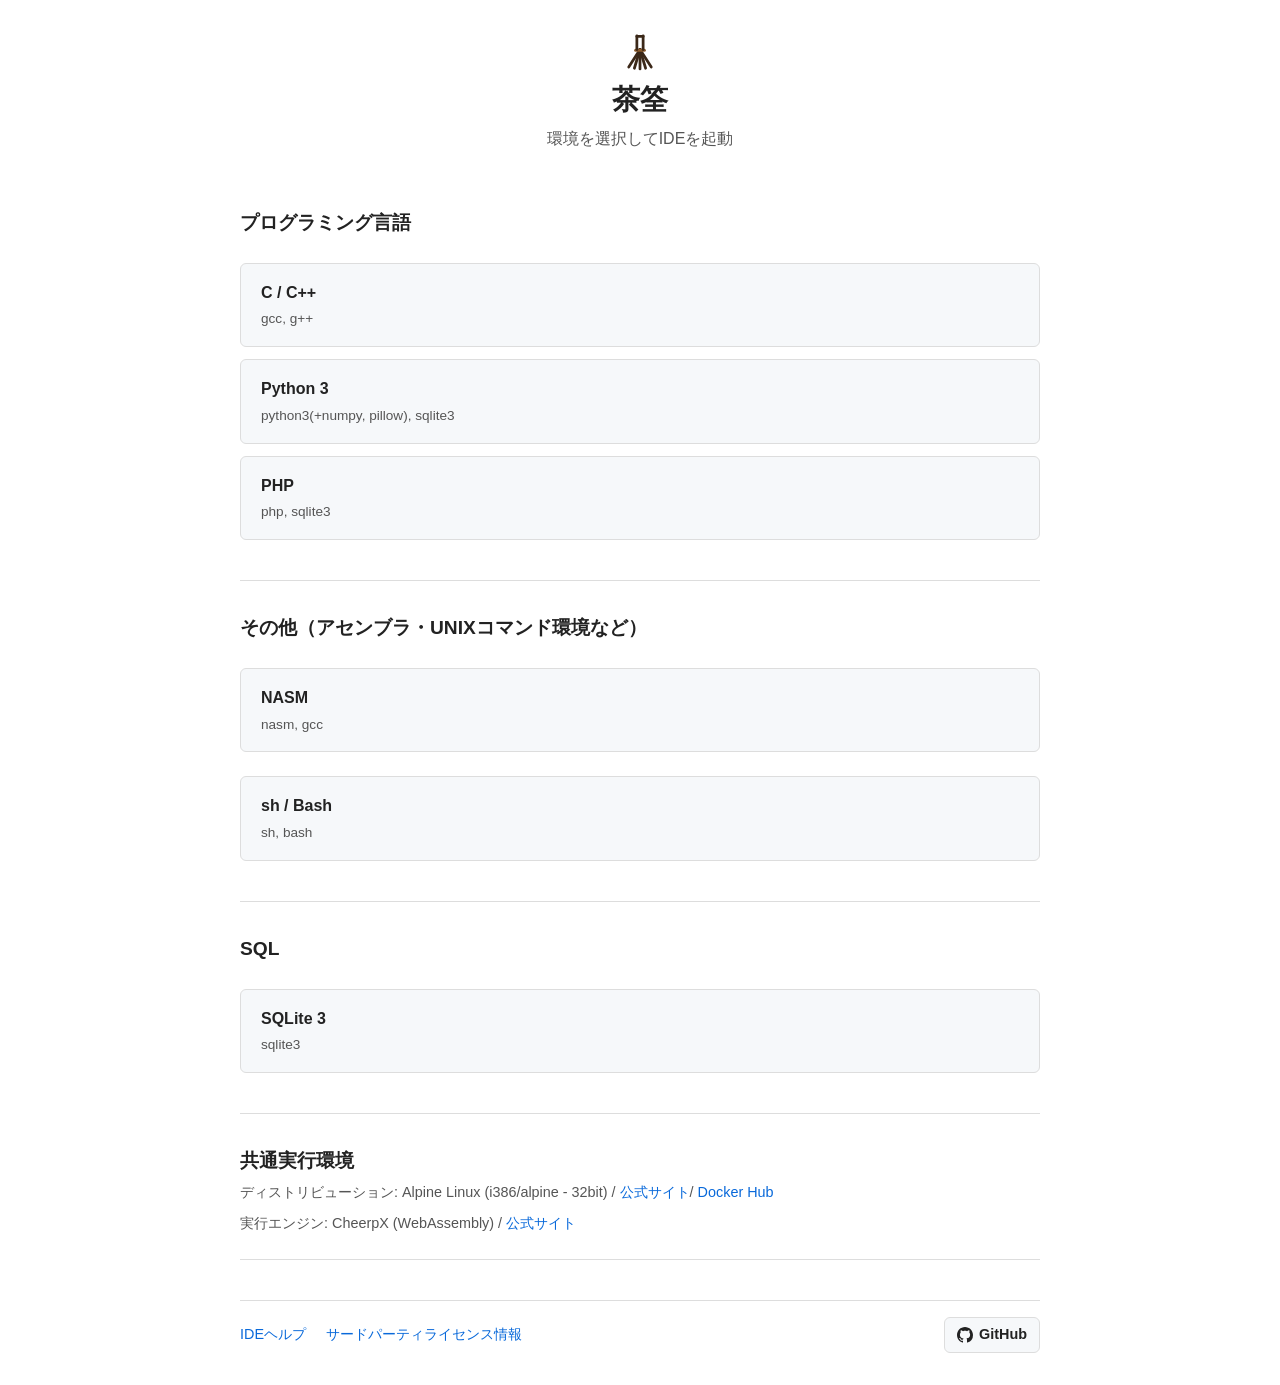
<file: html/index.html>
<!DOCTYPE html>
<html lang="ja">
	<head>
		<meta charset="UTF-8">
		<title>TOP | CHASEN</title>
		<meta name="description" content="静的ホスティング可能なWebIDE環境。">
		<link rel="stylesheet" href="./assets/css/documents.css">
		<link rel="icon" href="assets/img/main.svg" type="image/svg+xml">
	</head>
	<body>
		<h1 class="site-title">
			<img src="assets/img/main.svg" alt="" width="40" height="40" aria-hidden="true">
			<span>茶筌</span>
		</h1>
		<p class="lead-center">環境を選択してIDEを起動</p>

		<section>
			<h2>プログラミング言語</h2>
			<ul class="lang-list">
				<li>
					<a href="app.html?lang=c">
						C / C++
						<span class="lang-desc">gcc, g++</span>
					</a>
				</li>
				<li>
					<a href="app.html?lang=python">
						Python 3
						<span class="lang-desc">python3(+numpy, pillow), sqlite3</span>
					</a>
				</li>
				<li>
					<a href="app.html?lang=php">
						PHP
						<span class="lang-desc">php, sqlite3</span>
					</a>
				</li>
			</ul>
		</section>

		<section>
			<h2>その他（アセンブラ・UNIXコマンド環境など）</h2>
			<ul class="lang-list">
				<li>
					<a href="app.html?lang=nasm">
						NASM
						<span class="lang-desc">nasm, gcc</span>
					</a>
				</li>
			</ul>
			<ul class="lang-list">
				<li>
					<a href="app.html?lang=bash">
						sh / Bash
						<span class="lang-desc">sh, bash</span>
					</a>
				</li>
			</ul>
		</section>
		
		<section>
			<h2>SQL</h2>
			<ul class="lang-list">
				<li>
					<a href="app.html?lang=sqlite">
						SQLite 3
						<span class="lang-desc">sqlite3</span>
					</a>
				</li>
			</ul>
		</section>
		
		<section>
			<h2>共通実行環境</h2>
			<div class="meta">ディストリビューション: Alpine Linux (i386/alpine - 32bit) / <a href="https://alpinelinux.org/" target="_blank" rel="noopener noreferrer">公式サイト</a>/ <a href="https://hub.docker.com/r/i386/alpine/" target="_blank" rel="noopener noreferrer">Docker Hub</a></div>
			<div class="meta">実行エンジン: CheerpX (WebAssembly) / <a href="https://cheerpx.io/" target="_blank" rel="noopener noreferrer">公式サイト</a></div>
		</section>
		
		<footer>
			<div class="footer-row">
				<nav class="footer-links" aria-label="フッターリンク">
					<a href="help.html">IDEヘルプ</a>
					<a href="licenses.html">サードパーティライセンス情報</a>
				</nav>
				<a href="https://github.com/tiwao01/Chasen" target="_blank" rel="noopener noreferrer" class="github-link">
					<svg width="16" height="16" viewBox="0 0 16 16" fill="currentColor" aria-hidden="true">
						<path d="M8 0C3.58 0 0 3.58 0 8c0 3.54 2.29 6.53 5.47 7.59.4.07.55-.17.55-.38 0-.19-.01-.82-.01-1.49-2.01.37-2.53-.49-2.69-.94-.09-.23-.48-.94-.82-1.13-.28-.15-.68-.52-.01-.53.63-.01 1.08.58 1.23.82.72 1.21 1.87.87 2.33.66.07-.52.28-.87.51-1.07-1.78-.2-3.64-.89-3.64-3.95 0-.87.31-1.59.82-2.15-.08-.2-.36-1.02.08-2.12 0 0 .67-.21 2.2.82.64-.18 1.32-.27 2-.27.68 0 1.36.09 2 .27 1.53-1.04 2.2-.82 2.2-.82.44 1.1.16 1.92.08 2.12.51.56.82 1.27.82 2.15 0 3.07-1.87 3.75-3.65 3.95.29.25.54.73.54 1.48 0 1.07-.01 1.93-.01 2.2 0 .21.15.46.55.38A8.013 8.013 0 0016 8c0-4.42-3.58-8-8-8z"/>
					</svg>
					<span>GitHub</span>
				</a>
			</div>
		</footer>
	</body>
</html>
</file>
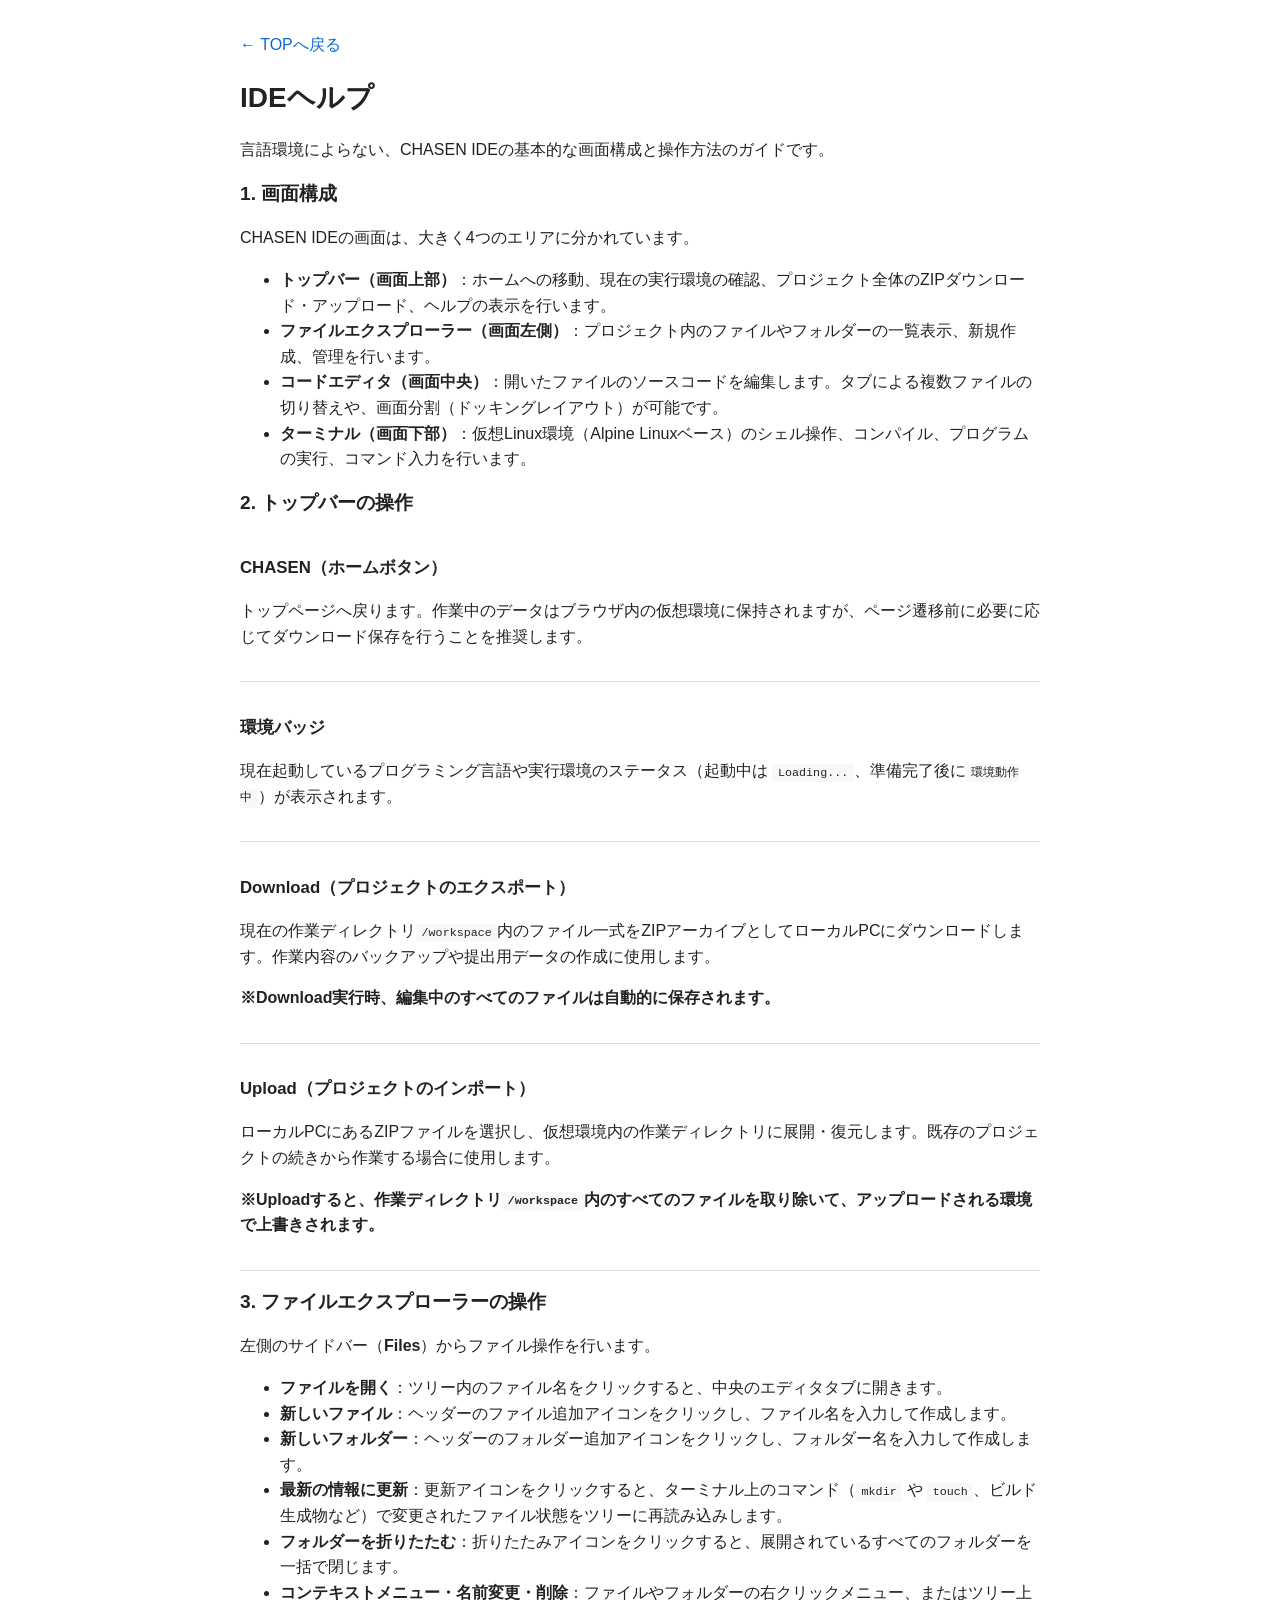
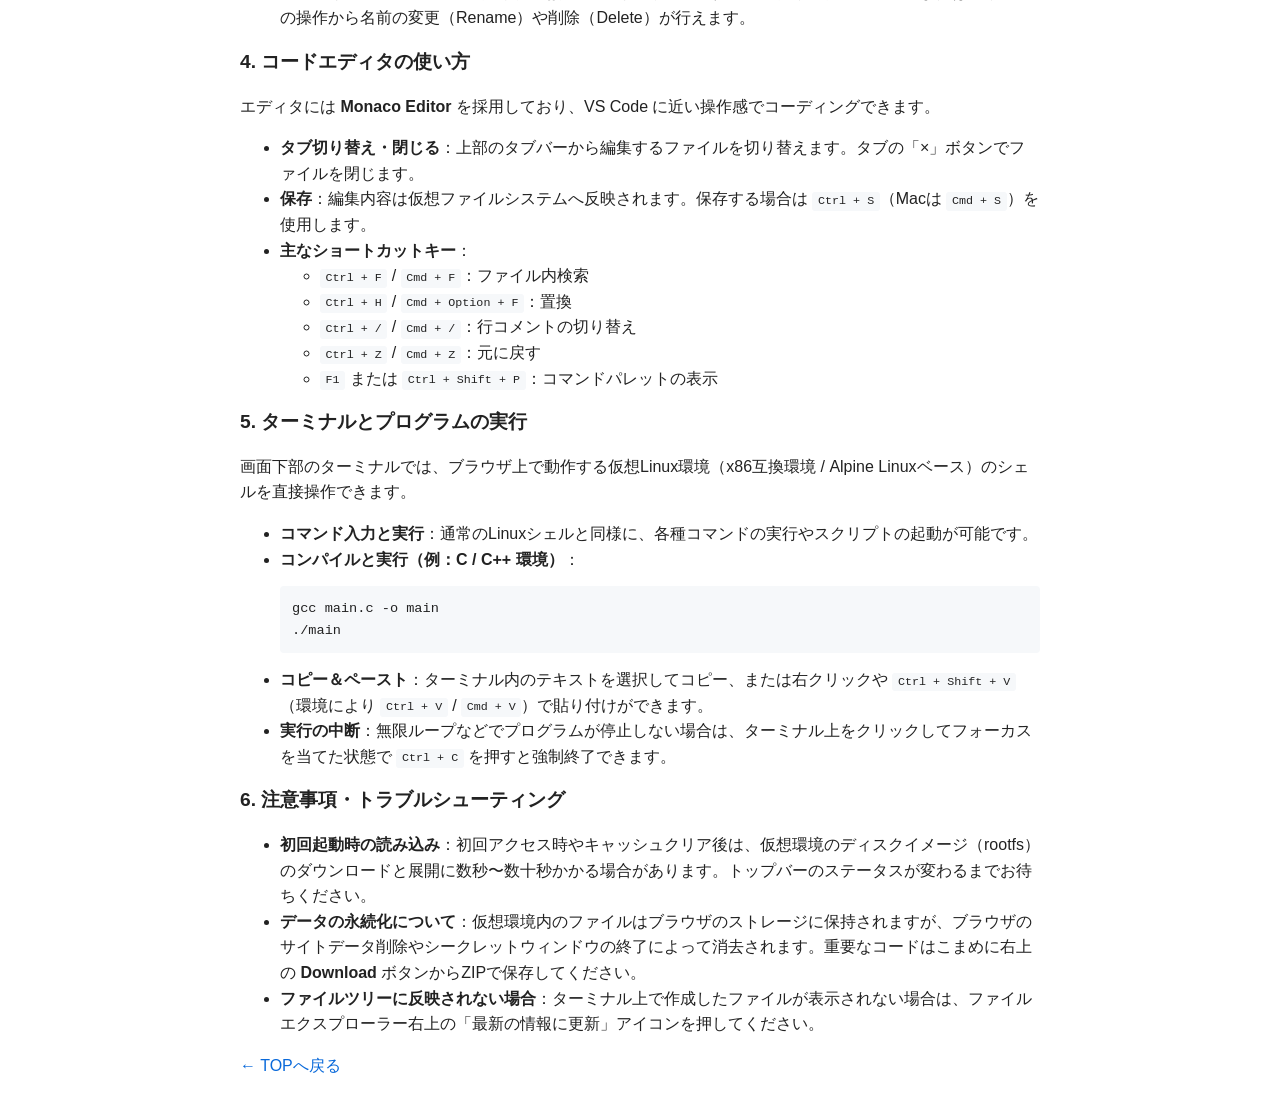
<file: html/help.html>
<!DOCTYPE html>
<html lang="ja">
	<head>
		<meta charset="UTF-8">
		<title>ヘルプ | CHASEN</title>
		<link rel="stylesheet" href="./assets/css/documents.css">
        <link rel="icon" href="assets/img/main.svg" type="image/svg+xml">
	</head>
	<body>
		<p><a href="index.html">← TOPへ戻る</a></p>
		<h1>IDEヘルプ</h1>
		<p>言語環境によらない、CHASEN IDEの基本的な画面構成と操作方法のガイドです。</p>

		<h2>1. 画面構成</h2>
		<p>CHASEN IDEの画面は、大きく4つのエリアに分かれています。</p>
		<ul>
			<li><strong>トップバー（画面上部）</strong>：ホームへの移動、現在の実行環境の確認、プロジェクト全体のZIPダウンロード・アップロード、ヘルプの表示を行います。</li>
			<li><strong>ファイルエクスプローラー（画面左側）</strong>：プロジェクト内のファイルやフォルダーの一覧表示、新規作成、管理を行います。</li>
			<li><strong>コードエディタ（画面中央）</strong>：開いたファイルのソースコードを編集します。タブによる複数ファイルの切り替えや、画面分割（ドッキングレイアウト）が可能です。</li>
			<li><strong>ターミナル（画面下部）</strong>：仮想Linux環境（Alpine Linuxベース）のシェル操作、コンパイル、プログラムの実行、コマンド入力を行います。</li>
		</ul>

		<h2>2. トップバーの操作</h2>
		<section>
			<h3>CHASEN（ホームボタン）</h3>
			<p>トップページへ戻ります。作業中のデータはブラウザ内の仮想環境に保持されますが、ページ遷移前に必要に応じてダウンロード保存を行うことを推奨します。</p>
		</section>
		<section>
			<h3>環境バッジ</h3>
			<p>現在起動しているプログラミング言語や実行環境のステータス（起動中は <code>Loading...</code>、準備完了後に<code>環境動作中</code>）が表示されます。</p>
		</section>
		<section>
			<h3>Download（プロジェクトのエクスポート）</h3>
			<p>現在の作業ディレクトリ<code>/workspace</code>内のファイル一式をZIPアーカイブとしてローカルPCにダウンロードします。作業内容のバックアップや提出用データの作成に使用します。</p>
            <p><strong>※Download実行時、編集中のすべてのファイルは自動的に保存されます。</strong></p>
		</section>
		<section>
			<h3>Upload（プロジェクトのインポート）</h3>
			<p>ローカルPCにあるZIPファイルを選択し、仮想環境内の作業ディレクトリに展開・復元します。既存のプロジェクトの続きから作業する場合に使用します。</p>
            <p><strong>※Uploadすると、作業ディレクトリ<code>/workspace</code>内のすべてのファイルを取り除いて、アップロードされる環境で上書きされます。</strong></p>
		</section>

		<h2>3. ファイルエクスプローラーの操作</h2>
		<p>左側のサイドバー（<strong>Files</strong>）からファイル操作を行います。</p>
		<ul>
			<li><strong>ファイルを開く</strong>：ツリー内のファイル名をクリックすると、中央のエディタタブに開きます。</li>
			<li><strong>新しいファイル</strong>：ヘッダーのファイル追加アイコンをクリックし、ファイル名を入力して作成します。</li>
			<li><strong>新しいフォルダー</strong>：ヘッダーのフォルダー追加アイコンをクリックし、フォルダー名を入力して作成します。</li>
			<li><strong>最新の情報に更新</strong>：更新アイコンをクリックすると、ターミナル上のコマンド（<code>mkdir</code> や <code>touch</code>、ビルド生成物など）で変更されたファイル状態をツリーに再読み込みします。</li>
			<li><strong>フォルダーを折りたたむ</strong>：折りたたみアイコンをクリックすると、展開されているすべてのフォルダーを一括で閉じます。</li>
			<li><strong>コンテキストメニュー・名前変更・削除</strong>：ファイルやフォルダーの右クリックメニュー、またはツリー上の操作から名前の変更（Rename）や削除（Delete）が行えます。</li>
		</ul>

		<h2>4. コードエディタの使い方</h2>
		<p>エディタには <strong>Monaco Editor</strong> を採用しており、VS Code に近い操作感でコーディングできます。</p>
		<ul>
			<li><strong>タブ切り替え・閉じる</strong>：上部のタブバーから編集するファイルを切り替えます。タブの「×」ボタンでファイルを閉じます。</li>
			<li><strong>保存</strong>：編集内容は仮想ファイルシステムへ反映されます。保存する場合は <code>Ctrl + S</code>（Macは <code>Cmd + S</code>）を使用します。</li>
			<li><strong>主なショートカットキー</strong>：
				<ul>
					<li><code>Ctrl + F</code> / <code>Cmd + F</code>：ファイル内検索</li>
					<li><code>Ctrl + H</code> / <code>Cmd + Option + F</code>：置換</li>
					<li><code>Ctrl + /</code> / <code>Cmd + /</code>：行コメントの切り替え</li>
					<li><code>Ctrl + Z</code> / <code>Cmd + Z</code>：元に戻す</li>
					<li><code>F1</code> または <code>Ctrl + Shift + P</code>：コマンドパレットの表示</li>
				</ul>
			</li>
		</ul>

		<h2>5. ターミナルとプログラムの実行</h2>
		<p>画面下部のターミナルでは、ブラウザ上で動作する仮想Linux環境（x86互換環境 / Alpine Linuxベース）のシェルを直接操作できます。</p>
		<ul>
			<li><strong>コマンド入力と実行</strong>：通常のLinuxシェルと同様に、各種コマンドの実行やスクリプトの起動が可能です。</li>
			<li><strong>コンパイルと実行（例：C / C++ 環境）</strong>：
				<pre>gcc main.c -o main
./main</pre>
			</li>
			<li><strong>コピー＆ペースト</strong>：ターミナル内のテキストを選択してコピー、または右クリックや <code>Ctrl + Shift + V</code>（環境により <code>Ctrl + V</code> / <code>Cmd + V</code>）で貼り付けができます。</li>
			<li><strong>実行の中断</strong>：無限ループなどでプログラムが停止しない場合は、ターミナル上をクリックしてフォーカスを当てた状態で <code>Ctrl + C</code> を押すと強制終了できます。</li>
		</ul>

		<h2>6. 注意事項・トラブルシューティング</h2>
		<ul>
			<li><strong>初回起動時の読み込み</strong>：初回アクセス時やキャッシュクリア後は、仮想環境のディスクイメージ（rootfs）のダウンロードと展開に数秒〜数十秒かかる場合があります。トップバーのステータスが変わるまでお待ちください。</li>
			<li><strong>データの永続化について</strong>：仮想環境内のファイルはブラウザのストレージに保持されますが、ブラウザのサイトデータ削除やシークレットウィンドウの終了によって消去されます。重要なコードはこまめに右上の <strong>Download</strong> ボタンからZIPで保存してください。</li>
			<li><strong>ファイルツリーに反映されない場合</strong>：ターミナル上で作成したファイルが表示されない場合は、ファイルエクスプローラー右上の「最新の情報に更新」アイコンを押してください。</li>
		</ul>

		<p><a href="index.html">← TOPへ戻る</a></p>
	</body>
</html>
</file>
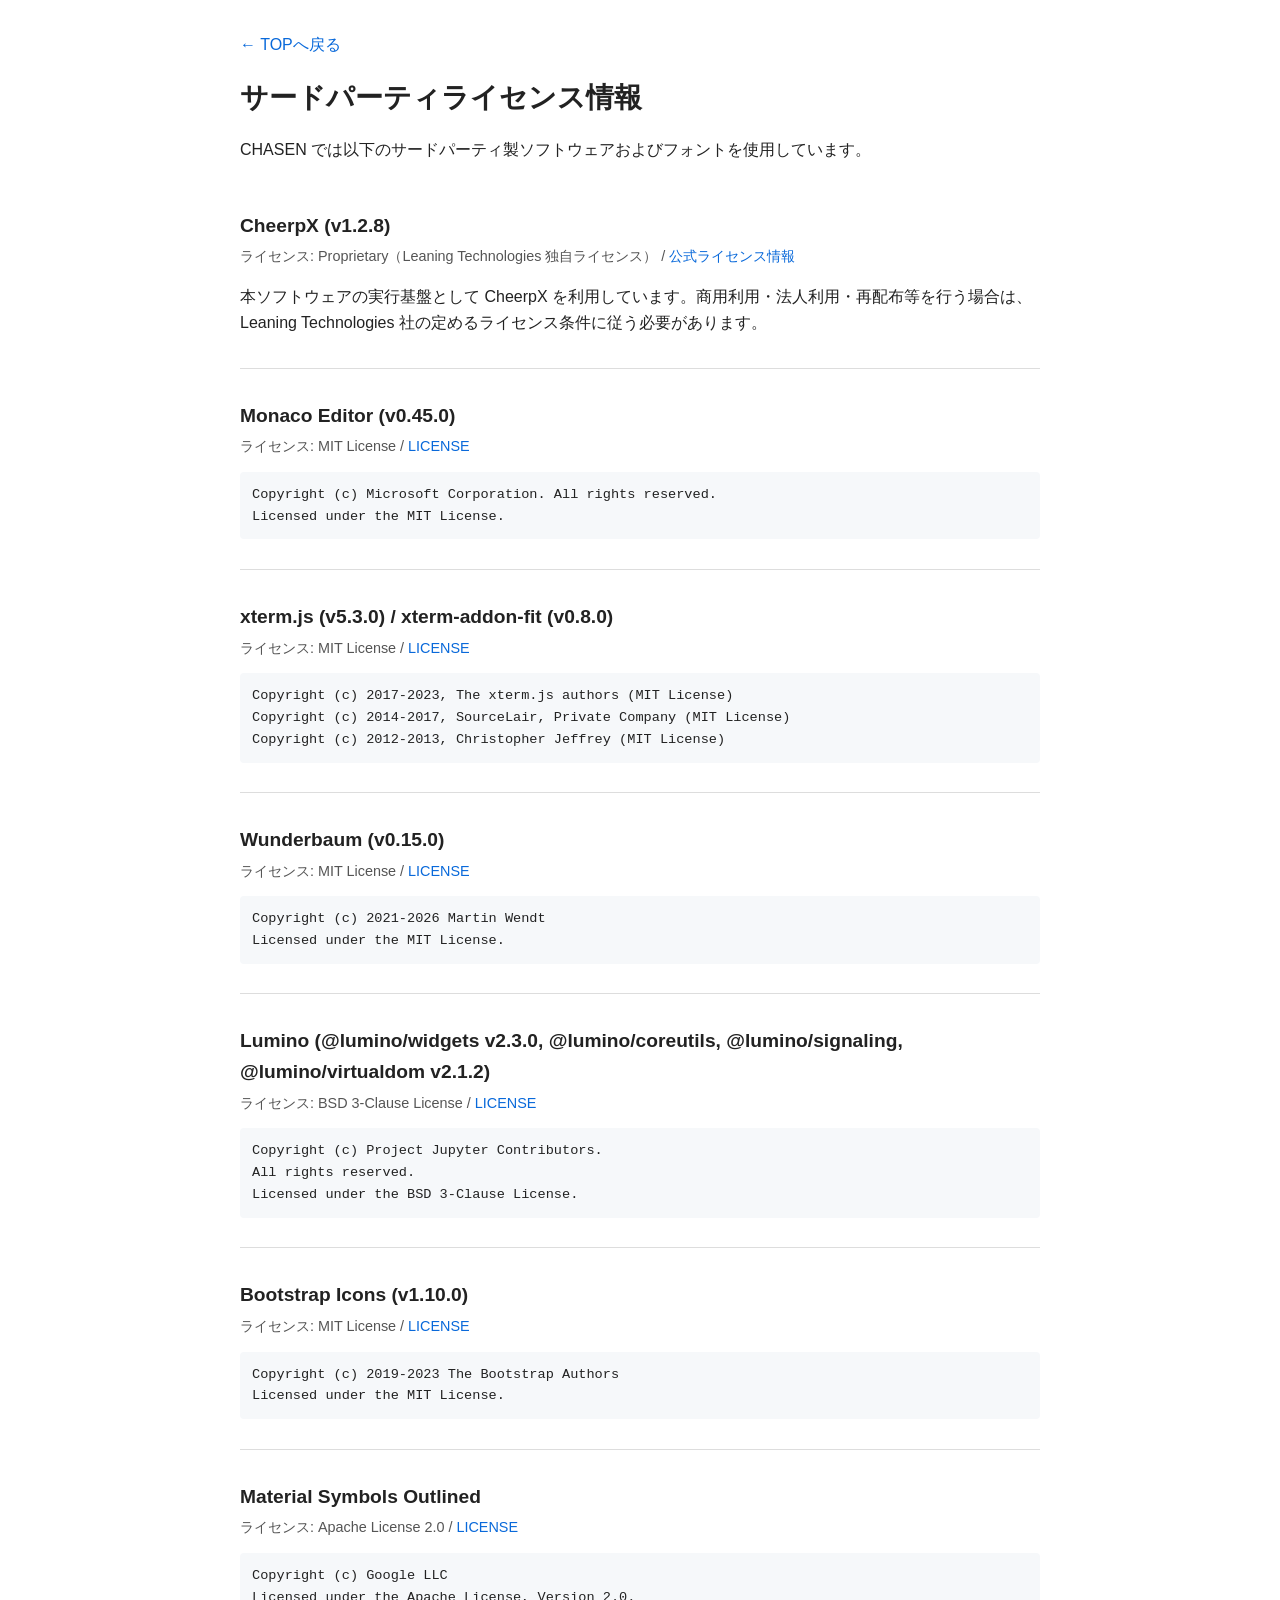
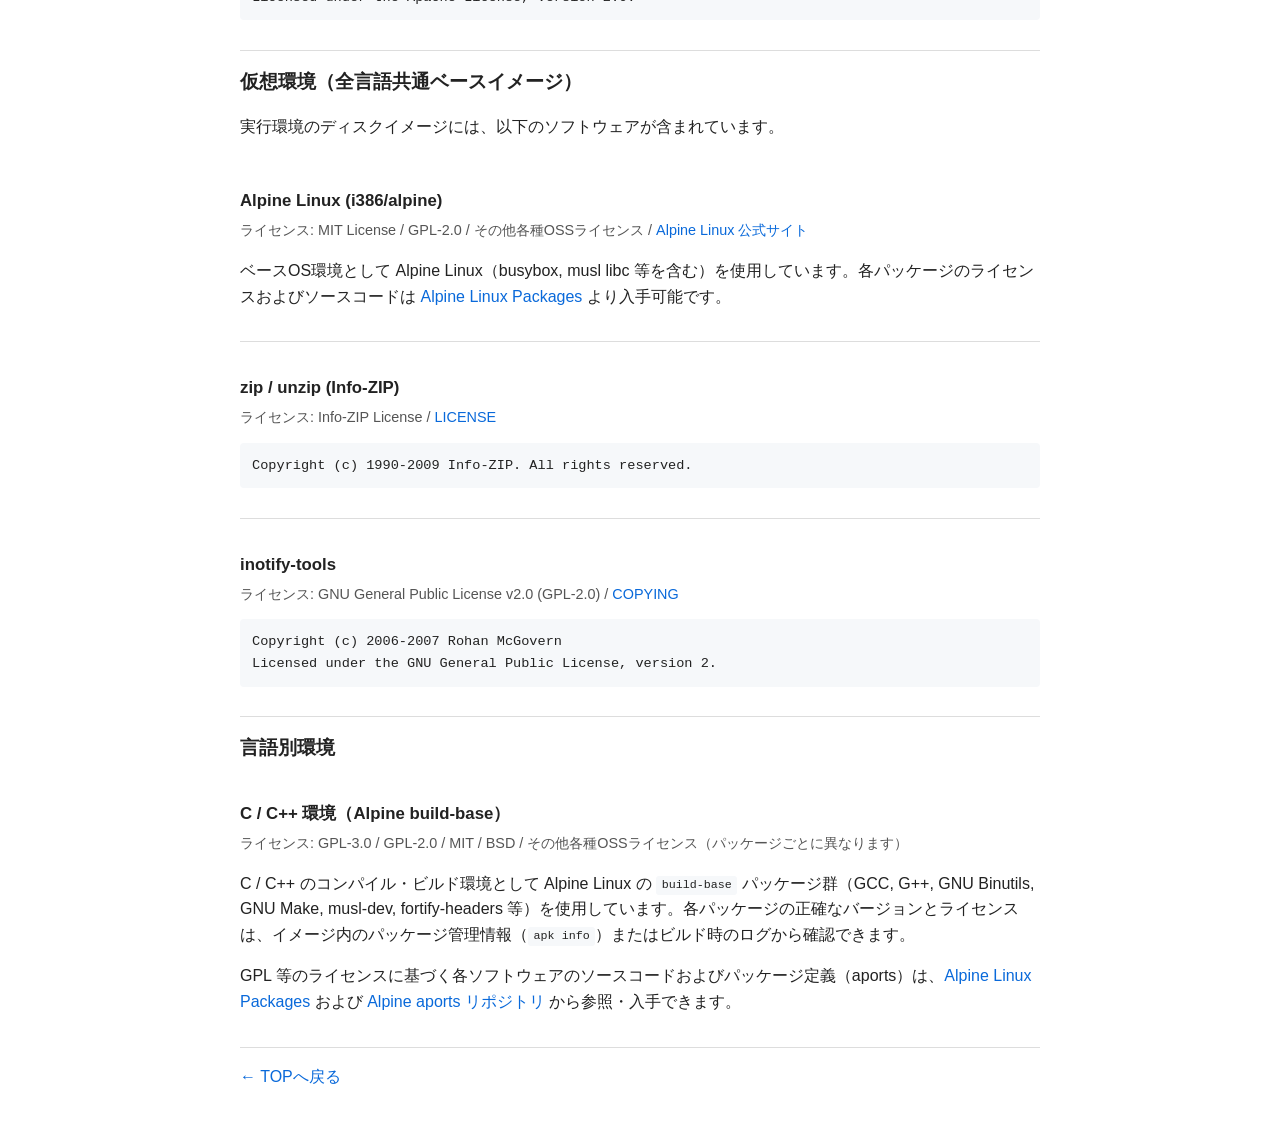
<file: html/licenses.html>
<!DOCTYPE html>
<html lang="ja">
	<head>
		<meta charset="UTF-8">
		<title>サードパーティライセンス | CHASEN</title>
		<link rel="stylesheet" href="./assets/css/documents.css">
		<link rel="icon" href="assets/img/main.svg" type="image/svg+xml">
	</head>
	<body>
		<p><a href="index.html">← TOPへ戻る</a></p>
		<h1>サードパーティライセンス情報</h1>
		<p>CHASEN では以下のサードパーティ製ソフトウェアおよびフォントを使用しています。</p>

		<section>
			<h2>CheerpX (v1.2.8)</h2>
			<div class="meta">ライセンス: Proprietary（Leaning Technologies 独自ライセンス） / <a href="https://cheerpx.io/licensing" target="_blank" rel="noopener noreferrer">公式ライセンス情報</a></div>
			<p>本ソフトウェアの実行基盤として CheerpX を利用しています。商用利用・法人利用・再配布等を行う場合は、Leaning Technologies 社の定めるライセンス条件に従う必要があります。</p>
		</section>

		<section>
			<h2>Monaco Editor (v0.45.0)</h2>
			<div class="meta">ライセンス: MIT License / <a href="https://github.com/microsoft/monaco-editor/blob/main/LICENSE.txt" target="_blank" rel="noopener noreferrer">LICENSE</a></div>
			<pre>Copyright (c) Microsoft Corporation. All rights reserved.
Licensed under the MIT License.</pre>
		</section>

		<section>
			<h2>xterm.js (v5.3.0) / xterm-addon-fit (v0.8.0)</h2>
			<div class="meta">ライセンス: MIT License / <a href="https://github.com/xtermjs/xterm.js/blob/master/LICENSE" target="_blank" rel="noopener noreferrer">LICENSE</a></div>
			<pre>Copyright (c) 2017-2023, The xterm.js authors (MIT License)
Copyright (c) 2014-2017, SourceLair, Private Company (MIT License)
Copyright (c) 2012-2013, Christopher Jeffrey (MIT License)</pre>
		</section>

		<section>
			<h2>Wunderbaum (v0.15.0)</h2>
			<div class="meta">ライセンス: MIT License / <a href="https://github.com/mar10/wunderbaum/blob/main/LICENSE" target="_blank" rel="noopener noreferrer">LICENSE</a></div>
			<pre>Copyright (c) 2021-2026 Martin Wendt
Licensed under the MIT License.</pre>
		</section>

		<section>
			<h2>Lumino (@lumino/widgets v2.3.0, @lumino/coreutils, @lumino/signaling, @lumino/virtualdom v2.1.2)</h2>
			<div class="meta">ライセンス: BSD 3-Clause License / <a href="https://github.com/jupyterlab/lumino/blob/main/LICENSE" target="_blank" rel="noopener noreferrer">LICENSE</a></div>
			<pre>Copyright (c) Project Jupyter Contributors.
All rights reserved.
Licensed under the BSD 3-Clause License.</pre>
		</section>

		<section>
			<h2>Bootstrap Icons (v1.10.0)</h2>
			<div class="meta">ライセンス: MIT License / <a href="https://github.com/twbs/icons/blob/main/LICENSE" target="_blank" rel="noopener noreferrer">LICENSE</a></div>
			<pre>Copyright (c) 2019-2023 The Bootstrap Authors
Licensed under the MIT License.</pre>
		</section>

		<section>
			<h2>Material Symbols Outlined</h2>
			<div class="meta">ライセンス: Apache License 2.0 / <a href="https://github.com/google/material-design-icons/blob/master/LICENSE" target="_blank" rel="noopener noreferrer">LICENSE</a></div>
			<pre>Copyright (c) Google LLC
Licensed under the Apache License, Version 2.0.</pre>
		</section>

		<h2>仮想環境（全言語共通ベースイメージ）</h2>
		<p>実行環境のディスクイメージには、以下のソフトウェアが含まれています。</p>

		<section>
			<h3>Alpine Linux (i386/alpine)</h3>
			<div class="meta">ライセンス: MIT License / GPL-2.0 / その他各種OSSライセンス / <a href="https://alpinelinux.org/" target="_blank" rel="noopener noreferrer">Alpine Linux 公式サイト</a></div>
			<p>ベースOS環境として Alpine Linux（busybox, musl libc 等を含む）を使用しています。各パッケージのライセンスおよびソースコードは <a href="https://pkgs.alpinelinux.org/packages" target="_blank" rel="noopener noreferrer">Alpine Linux Packages</a> より入手可能です。</p>
		</section>

		<section>
			<h3>zip / unzip (Info-ZIP)</h3>
			<div class="meta">ライセンス: Info-ZIP License / <a href="https://infozip.sourceforge.net/license.html" target="_blank" rel="noopener noreferrer">LICENSE</a></div>
			<pre>Copyright (c) 1990-2009 Info-ZIP. All rights reserved.</pre>
		</section>

		<section>
			<h3>inotify-tools</h3>
			<div class="meta">ライセンス: GNU General Public License v2.0 (GPL-2.0) / <a href="https://github.com/inotify-tools/inotify-tools/blob/master/COPYING" target="_blank" rel="noopener noreferrer">COPYING</a></div>
			<pre>Copyright (c) 2006-2007 Rohan McGovern
Licensed under the GNU General Public License, version 2.</pre>
		</section>

		<h2>言語別環境</h2>

		<section>
			<h3>C / C++ 環境（Alpine build-base）</h3>
			<div class="meta">ライセンス: GPL-3.0 / GPL-2.0 / MIT / BSD / その他各種OSSライセンス（パッケージごとに異なります）</div>
			<p>C / C++ のコンパイル・ビルド環境として Alpine Linux の <code>build-base</code> パッケージ群（GCC, G++, GNU Binutils, GNU Make, musl-dev, fortify-headers 等）を使用しています。各パッケージの正確なバージョンとライセンスは、イメージ内のパッケージ管理情報（<code>apk info</code>）またはビルド時のログから確認できます。</p>
			<p>GPL 等のライセンスに基づく各ソフトウェアのソースコードおよびパッケージ定義（aports）は、<a href="https://pkgs.alpinelinux.org/packages" target="_blank" rel="noopener noreferrer">Alpine Linux Packages</a> および <a href="https://gitlab.alpinelinux.org/alpine/aports" target="_blank" rel="noopener noreferrer">Alpine aports リポジトリ</a> から参照・入手できます。</p>
		</section>

		<p><a href="index.html">← TOPへ戻る</a></p>
	</body>
</html>
</file>
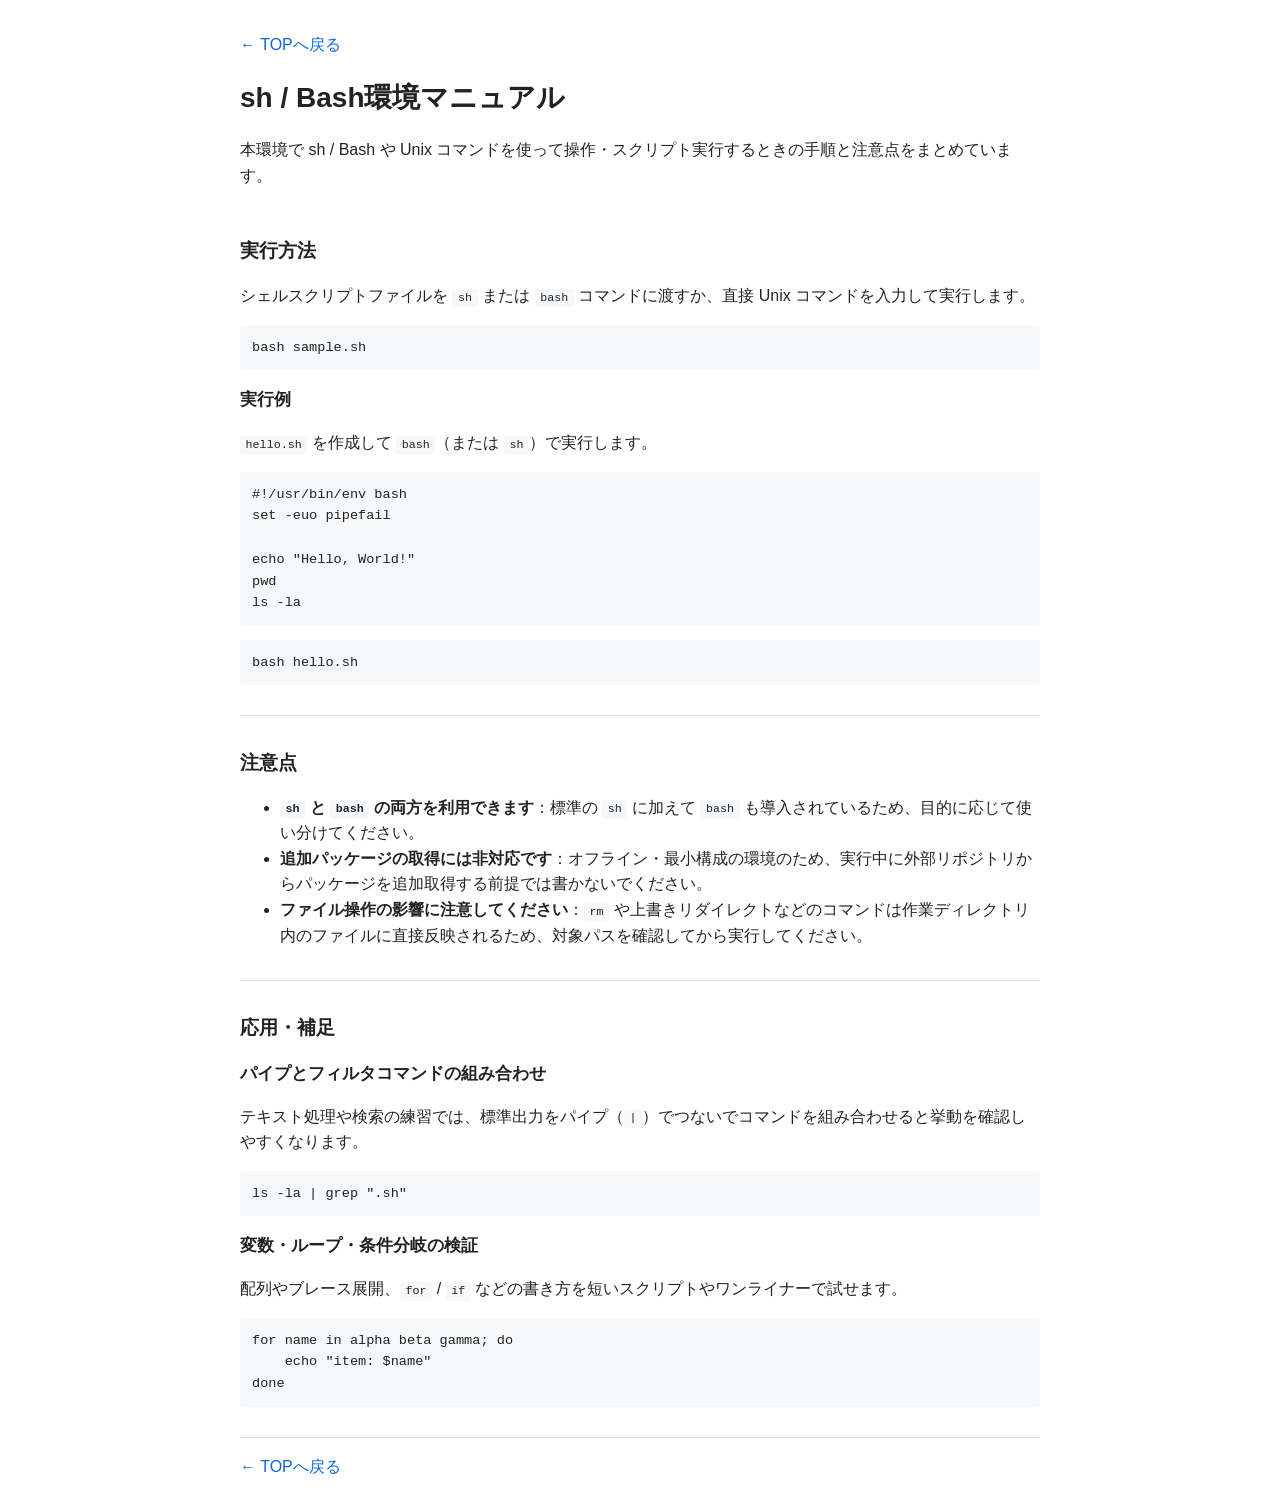
<file: html/manual/bash.html>
<!DOCTYPE html>
<html lang="ja">
	<head>
		<meta charset="UTF-8">
		<title>sh / Bash環境マニュアル | CHASEN</title>
		<link rel="stylesheet" href="../assets/css/documents.css">
		<link rel="icon" href="../assets/img/main.svg" type="image/svg+xml">
	</head>
	<body>
		<p><a href="../index.html">← TOPへ戻る</a></p>
		<h1>sh / Bash環境マニュアル</h1>
		<p>本環境で sh / Bash や Unix コマンドを使って操作・スクリプト実行するときの手順と注意点をまとめています。</p>

		<section>
			<h2>実行方法</h2>
			<p>シェルスクリプトファイルを <code>sh</code> または <code>bash</code> コマンドに渡すか、直接 Unix コマンドを入力して実行します。</p>
<pre>
bash sample.sh
</pre>

			<h3>実行例</h3>
			<p><code>hello.sh</code> を作成して <code>bash</code>（または <code>sh</code>）で実行します。</p>
<pre>
#!/usr/bin/env bash
set -euo pipefail

echo "Hello, World!"
pwd
ls -la
</pre>
<pre>
bash hello.sh
</pre>
		</section>

		<section>
			<h2>注意点</h2>
			<ul>
				<li><strong><code>sh</code> と <code>bash</code> の両方を利用できます</strong>：標準の <code>sh</code> に加えて <code>bash</code> も導入されているため、目的に応じて使い分けてください。</li>
				<li><strong>追加パッケージの取得には非対応です</strong>：オフライン・最小構成の環境のため、実行中に外部リポジトリからパッケージを追加取得する前提では書かないでください。</li>
				<li><strong>ファイル操作の影響に注意してください</strong>：<code>rm</code> や上書きリダイレクトなどのコマンドは作業ディレクトリ内のファイルに直接反映されるため、対象パスを確認してから実行してください。</li>
			</ul>
		</section>

		<section>
			<h2>応用・補足</h2>

			<h3>パイプとフィルタコマンドの組み合わせ</h3>
			<p>テキスト処理や検索の練習では、標準出力をパイプ（<code>|</code>）でつないでコマンドを組み合わせると挙動を確認しやすくなります。</p>
<pre>
ls -la | grep ".sh"
</pre>

			<h3>変数・ループ・条件分岐の検証</h3>
			<p>配列やブレース展開、<code>for</code> / <code>if</code> などの書き方を短いスクリプトやワンライナーで試せます。</p>
<pre>
for name in alpha beta gamma; do
    echo "item: $name"
done
</pre>
		</section>

		<p><a href="../index.html">← TOPへ戻る</a></p>
	</body>
</html>
</file>
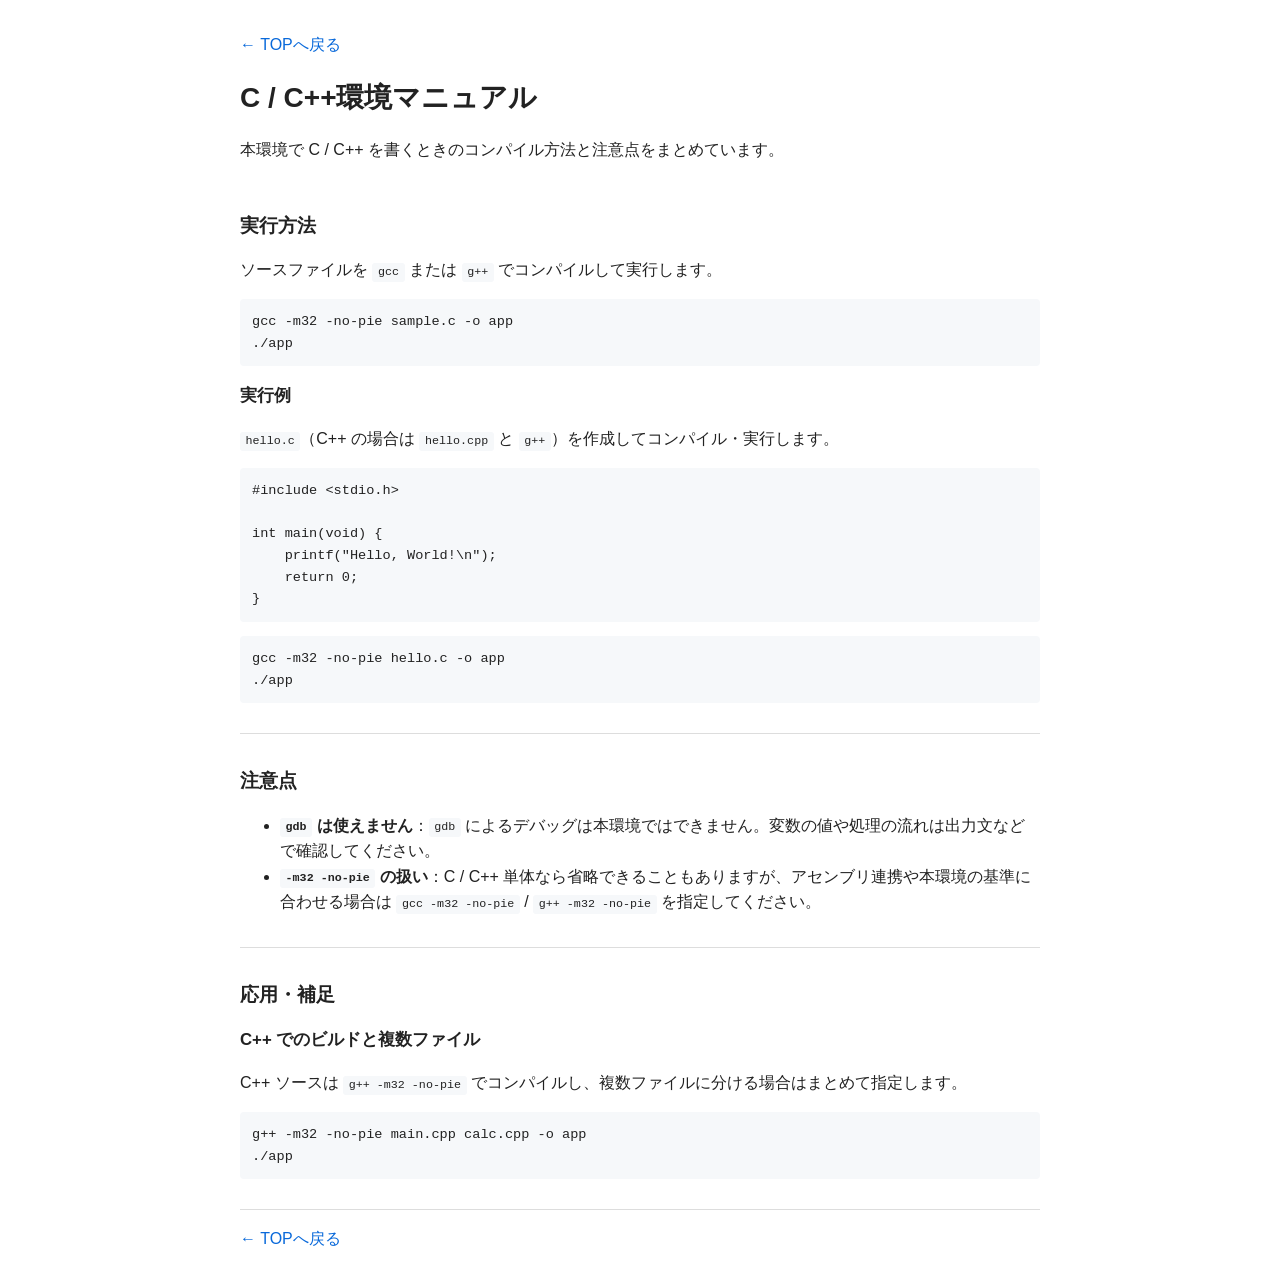
<file: html/manual/c.html>
<!DOCTYPE html>
<html lang="ja">
	<head>
		<meta charset="UTF-8">
		<title>C / C++環境マニュアル | CHASEN</title>
		<link rel="stylesheet" href="../assets/css/documents.css">
		<link rel="icon" href="../assets/img/main.svg" type="image/svg+xml">
	</head>
	<body>
		<p><a href="../index.html">← TOPへ戻る</a></p>
		<h1>C / C++環境マニュアル</h1>
		<p>本環境で C / C++ を書くときのコンパイル方法と注意点をまとめています。</p>

		<section>
			<h2>実行方法</h2>
			<p>ソースファイルを <code>gcc</code> または <code>g++</code> でコンパイルして実行します。</p>
<pre>
gcc -m32 -no-pie sample.c -o app
./app
</pre>

			<h3>実行例</h3>
			<p><code>hello.c</code>（C++ の場合は <code>hello.cpp</code> と <code>g++</code>）を作成してコンパイル・実行します。</p>
<pre>
#include &lt;stdio.h&gt;

int main(void) {
    printf("Hello, World!\n");
    return 0;
}
</pre>
<pre>
gcc -m32 -no-pie hello.c -o app
./app
</pre>
		</section>

		<section>
			<h2>注意点</h2>
			<ul>
				<li><strong><code>gdb</code> は使えません</strong>：<code>gdb</code> によるデバッグは本環境ではできません。変数の値や処理の流れは出力文などで確認してください。</li>
				<li><strong><code>-m32 -no-pie</code> の扱い</strong>：C / C++ 単体なら省略できることもありますが、アセンブリ連携や本環境の基準に合わせる場合は <code>gcc -m32 -no-pie</code> / <code>g++ -m32 -no-pie</code> を指定してください。</li>
			</ul>
		</section>

		<section>
			<h2>応用・補足</h2>

			<h3>C++ でのビルドと複数ファイル</h3>
			<p>C++ ソースは <code>g++ -m32 -no-pie</code> でコンパイルし、複数ファイルに分ける場合はまとめて指定します。</p>
<pre>
g++ -m32 -no-pie main.cpp calc.cpp -o app
./app
</pre>
		</section>

		<p><a href="../index.html">← TOPへ戻る</a></p>
	</body>
</html>
</file>
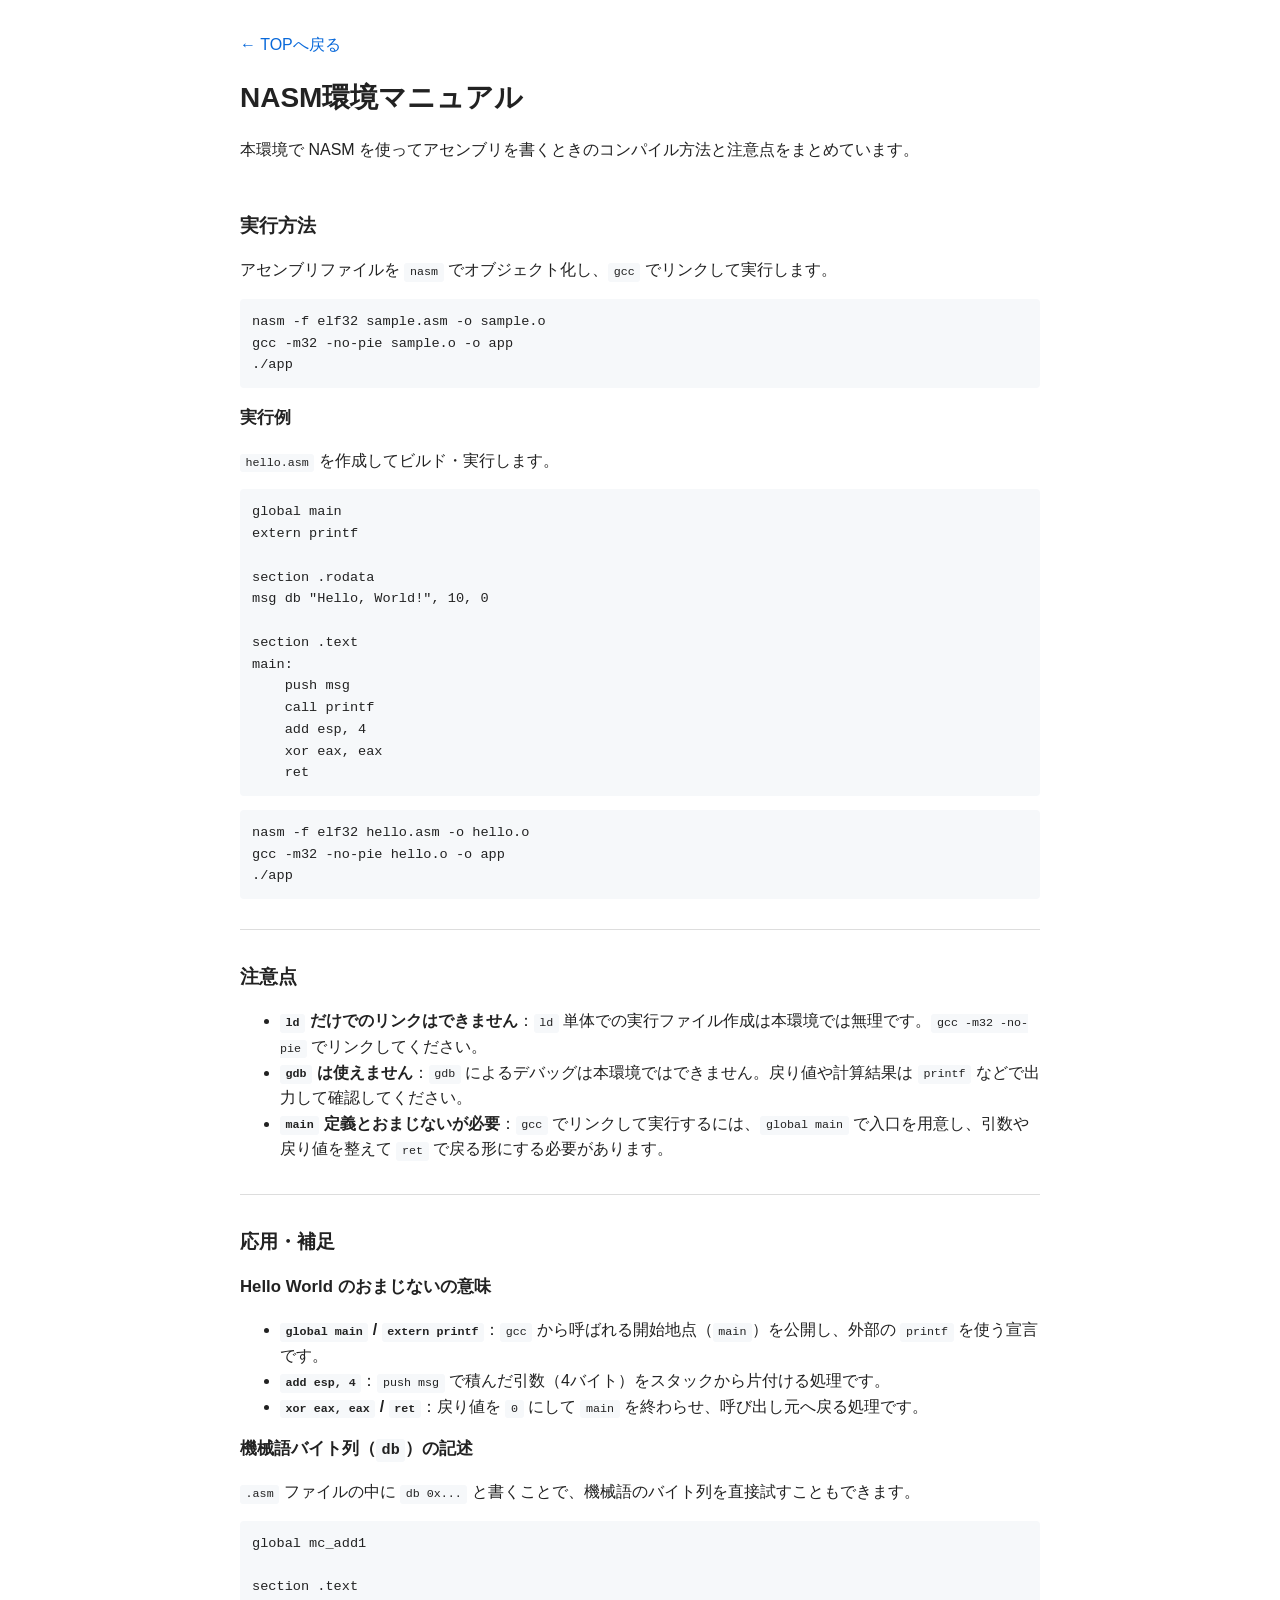
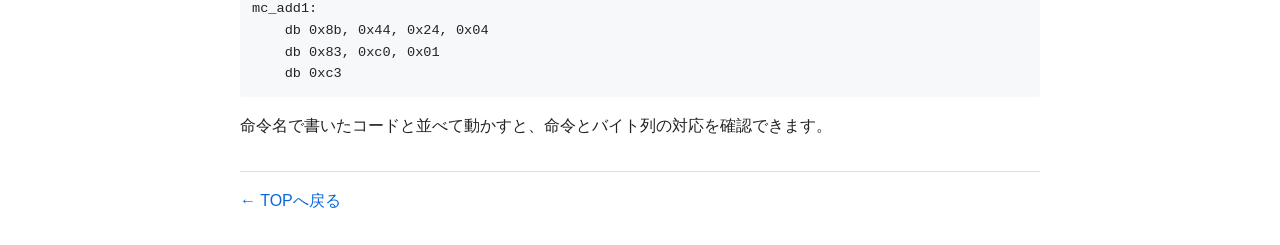
<file: html/manual/nasm.html>
<!DOCTYPE html>
<html lang="ja">
	<head>
		<meta charset="UTF-8">
		<title>NASM環境マニュアル | CHASEN</title>
		<link rel="stylesheet" href="../assets/css/documents.css">
		<link rel="icon" href="../assets/img/main.svg" type="image/svg+xml">
	</head>
	<body>
		<p><a href="../index.html">← TOPへ戻る</a></p>
		<h1>NASM環境マニュアル</h1>
		<p>本環境で NASM を使ってアセンブリを書くときのコンパイル方法と注意点をまとめています。</p>

		<section>
			<h2>実行方法</h2>
			<p>アセンブリファイルを <code>nasm</code> でオブジェクト化し、<code>gcc</code> でリンクして実行します。</p>
<pre>
nasm -f elf32 sample.asm -o sample.o
gcc -m32 -no-pie sample.o -o app
./app
</pre>

			<h3>実行例</h3>
			<p><code>hello.asm</code> を作成してビルド・実行します。</p>
<pre>
global main
extern printf

section .rodata
msg db "Hello, World!", 10, 0

section .text
main:
    push msg
    call printf
    add esp, 4
    xor eax, eax
    ret
</pre>
<pre>
nasm -f elf32 hello.asm -o hello.o
gcc -m32 -no-pie hello.o -o app
./app
</pre>
		</section>

		<section>
			<h2>注意点</h2>
			<ul>
				<li><strong><code>ld</code> だけでのリンクはできません</strong>：<code>ld</code> 単体での実行ファイル作成は本環境では無理です。<code>gcc -m32 -no-pie</code> でリンクしてください。</li>
				<li><strong><code>gdb</code> は使えません</strong>：<code>gdb</code> によるデバッグは本環境ではできません。戻り値や計算結果は <code>printf</code> などで出力して確認してください。</li>
				<li><strong><code>main</code> 定義とおまじないが必要</strong>：<code>gcc</code> でリンクして実行するには、<code>global main</code> で入口を用意し、引数や戻り値を整えて <code>ret</code> で戻る形にする必要があります。</li>
			</ul>
		</section>

		<section>
			<h2>応用・補足</h2>

			<h3>Hello World のおまじないの意味</h3>
			<ul>
				<li><strong><code>global main</code> / <code>extern printf</code></strong>：<code>gcc</code> から呼ばれる開始地点（<code>main</code>）を公開し、外部の <code>printf</code> を使う宣言です。</li>
				<li><strong><code>add esp, 4</code></strong>：<code>push msg</code> で積んだ引数（4バイト）をスタックから片付ける処理です。</li>
				<li><strong><code>xor eax, eax</code> / <code>ret</code></strong>：戻り値を <code>0</code> にして <code>main</code> を終わらせ、呼び出し元へ戻る処理です。</li>
			</ul>

			<h3>機械語バイト列（<code>db</code>）の記述</h3>
			<p><code>.asm</code> ファイルの中に <code>db 0x...</code> と書くことで、機械語のバイト列を直接試すこともできます。</p>
<pre>
global mc_add1

section .text
mc_add1:
    db 0x8b, 0x44, 0x24, 0x04
    db 0x83, 0xc0, 0x01
    db 0xc3
</pre>
			<p>命令名で書いたコードと並べて動かすと、命令とバイト列の対応を確認できます。</p>
		</section>

		<p><a href="../index.html">← TOPへ戻る</a></p>
	</body>
</html>
</file>
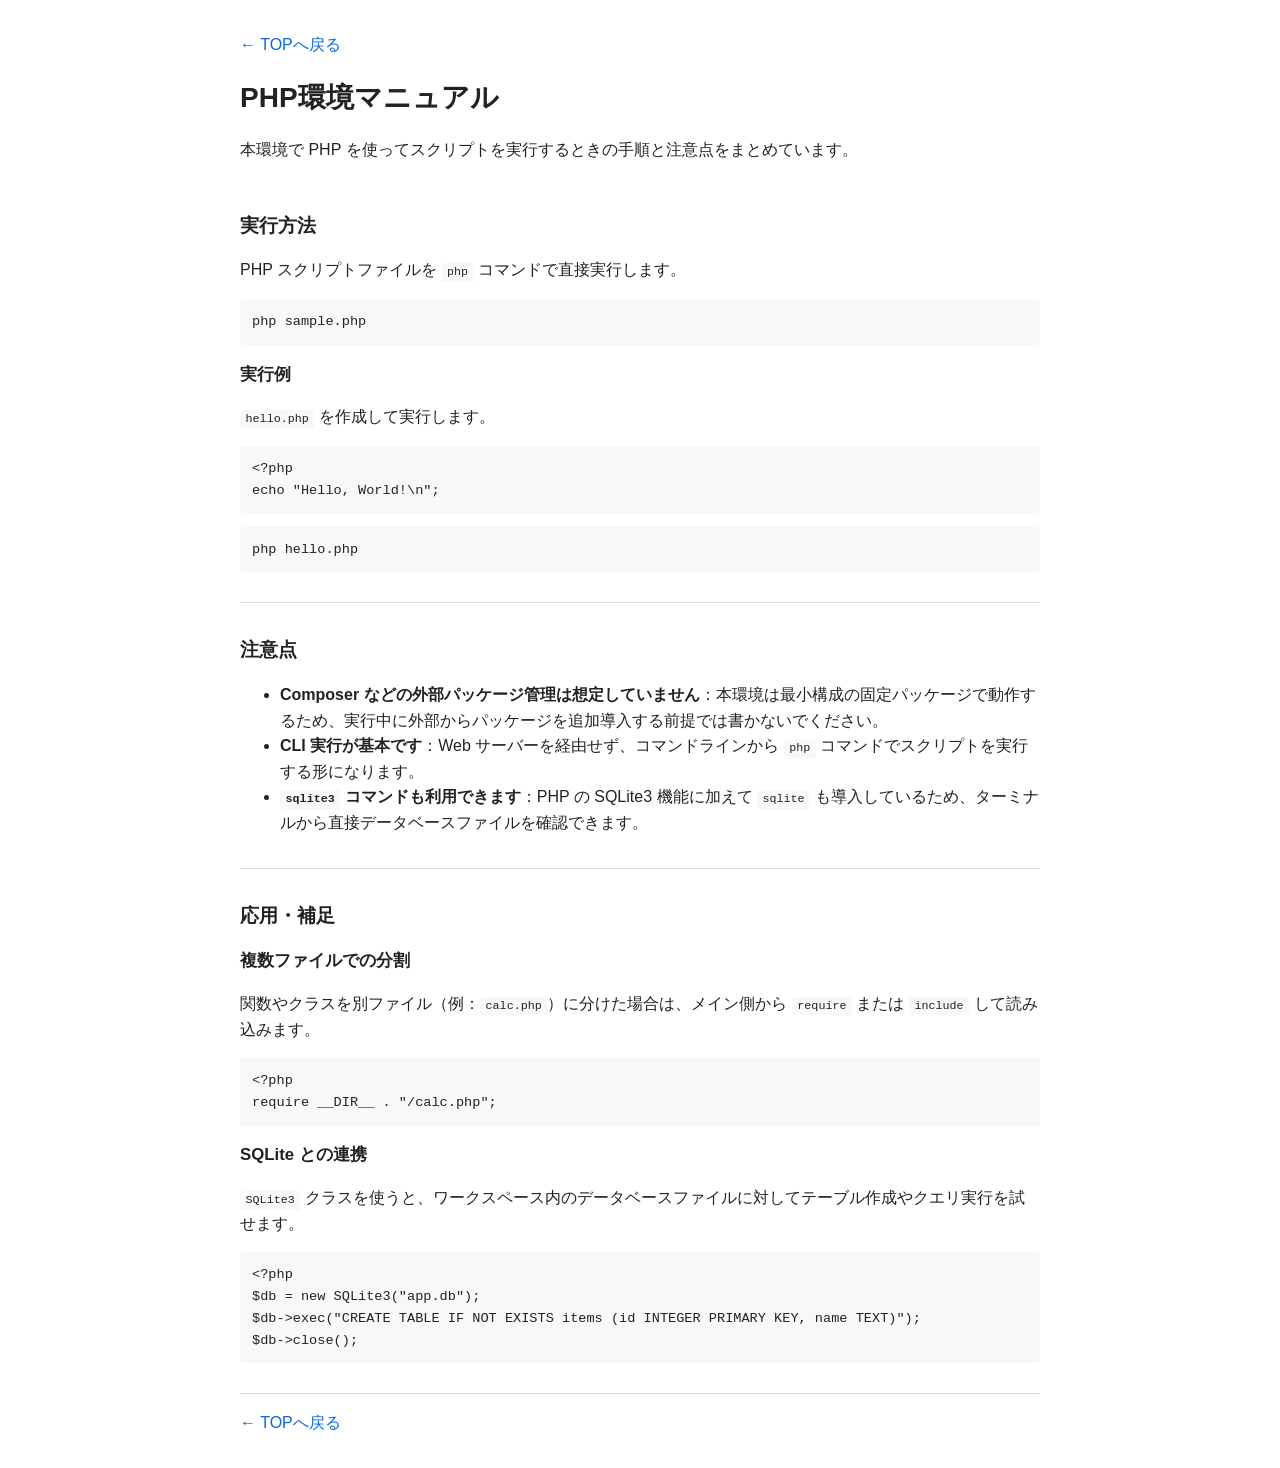
<file: html/manual/php.html>
<!DOCTYPE html>
<html lang="ja">
	<head>
		<meta charset="UTF-8">
		<title>PHP環境マニュアル | CHASEN</title>
		<link rel="stylesheet" href="../assets/css/documents.css">
		<link rel="icon" href="../assets/img/main.svg" type="image/svg+xml">
	</head>
	<body>
		<p><a href="../index.html">← TOPへ戻る</a></p>
		<h1>PHP環境マニュアル</h1>
		<p>本環境で PHP を使ってスクリプトを実行するときの手順と注意点をまとめています。</p>

		<section>
			<h2>実行方法</h2>
			<p>PHP スクリプトファイルを <code>php</code> コマンドで直接実行します。</p>
<pre>
php sample.php
</pre>

			<h3>実行例</h3>
			<p><code>hello.php</code> を作成して実行します。</p>
<pre>
&lt;?php
echo "Hello, World!\n";
</pre>
<pre>
php hello.php
</pre>
		</section>

		<section>
			<h2>注意点</h2>
			<ul>
				<li><strong>Composer などの外部パッケージ管理は想定していません</strong>：本環境は最小構成の固定パッケージで動作するため、実行中に外部からパッケージを追加導入する前提では書かないでください。</li>
				<li><strong>CLI 実行が基本です</strong>：Web サーバーを経由せず、コマンドラインから <code>php</code> コマンドでスクリプトを実行する形になります。</li>
				<li><strong><code>sqlite3</code> コマンドも利用できます</strong>：PHP の SQLite3 機能に加えて <code>sqlite</code> も導入しているため、ターミナルから直接データベースファイルを確認できます。</li>
			</ul>
		</section>

		<section>
			<h2>応用・補足</h2>

			<h3>複数ファイルでの分割</h3>
			<p>関数やクラスを別ファイル（例：<code>calc.php</code>）に分けた場合は、メイン側から <code>require</code> または <code>include</code> して読み込みます。</p>
<pre>
&lt;?php
require __DIR__ . "/calc.php";
</pre>

			<h3>SQLite との連携</h3>
			<p><code>SQLite3</code> クラスを使うと、ワークスペース内のデータベースファイルに対してテーブル作成やクエリ実行を試せます。</p>
<pre>
&lt;?php
$db = new SQLite3("app.db");
$db-&gt;exec("CREATE TABLE IF NOT EXISTS items (id INTEGER PRIMARY KEY, name TEXT)");
$db-&gt;close();
</pre>
		</section>

		<p><a href="../index.html">← TOPへ戻る</a></p>
	</body>
</html>
</file>
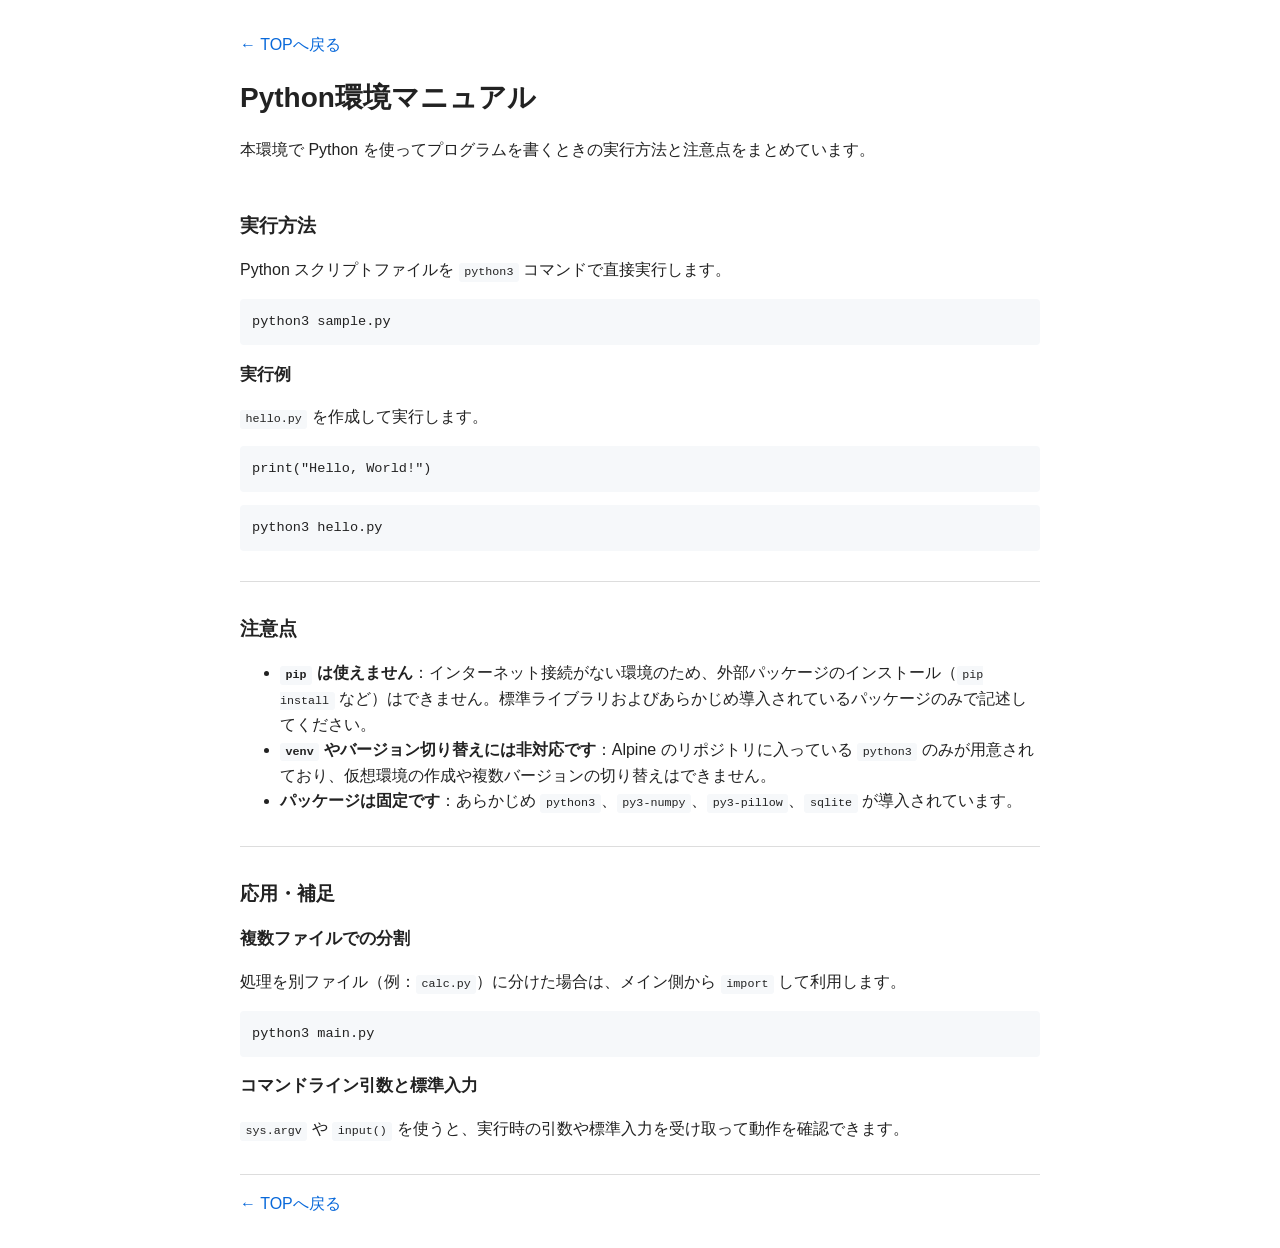
<file: html/manual/python.html>
<!DOCTYPE html>
<html lang="ja">
	<head>
		<meta charset="UTF-8">
		<title>Python環境マニュアル | CHASEN</title>
		<link rel="stylesheet" href="../assets/css/documents.css">
		<link rel="icon" href="../assets/img/main.svg" type="image/svg+xml">
	</head>
	<body>
		<p><a href="../index.html">← TOPへ戻る</a></p>
		<h1>Python環境マニュアル</h1>
		<p>本環境で Python を使ってプログラムを書くときの実行方法と注意点をまとめています。</p>

		<section>
			<h2>実行方法</h2>
			<p>Python スクリプトファイルを <code>python3</code> コマンドで直接実行します。</p>
<pre>
python3 sample.py
</pre>

			<h3>実行例</h3>
			<p><code>hello.py</code> を作成して実行します。</p>
<pre>
print("Hello, World!")
</pre>
<pre>
python3 hello.py
</pre>
		</section>

		<section>
			<h2>注意点</h2>
			<ul>
				<li><strong><code>pip</code> は使えません</strong>：インターネット接続がない環境のため、外部パッケージのインストール（<code>pip install</code> など）はできません。標準ライブラリおよびあらかじめ導入されているパッケージのみで記述してください。</li>
				<li><strong><code>venv</code> やバージョン切り替えには非対応です</strong>：Alpine のリポジトリに入っている <code>python3</code> のみが用意されており、仮想環境の作成や複数バージョンの切り替えはできません。</li>
				<li><strong>パッケージは固定です</strong>：あらかじめ <code>python3</code>、<code>py3-numpy</code>、<code>py3-pillow</code>、<code>sqlite</code> が導入されています。</li>
			</ul>
		</section>

		<section>
			<h2>応用・補足</h2>

			<h3>複数ファイルでの分割</h3>
			<p>処理を別ファイル（例：<code>calc.py</code>）に分けた場合は、メイン側から <code>import</code> して利用します。</p>
<pre>
python3 main.py
</pre>

			<h3>コマンドライン引数と標準入力</h3>
			<p><code>sys.argv</code> や <code>input()</code> を使うと、実行時の引数や標準入力を受け取って動作を確認できます。</p>
		</section>

		<p><a href="../index.html">← TOPへ戻る</a></p>
	</body>
</html>
</file>
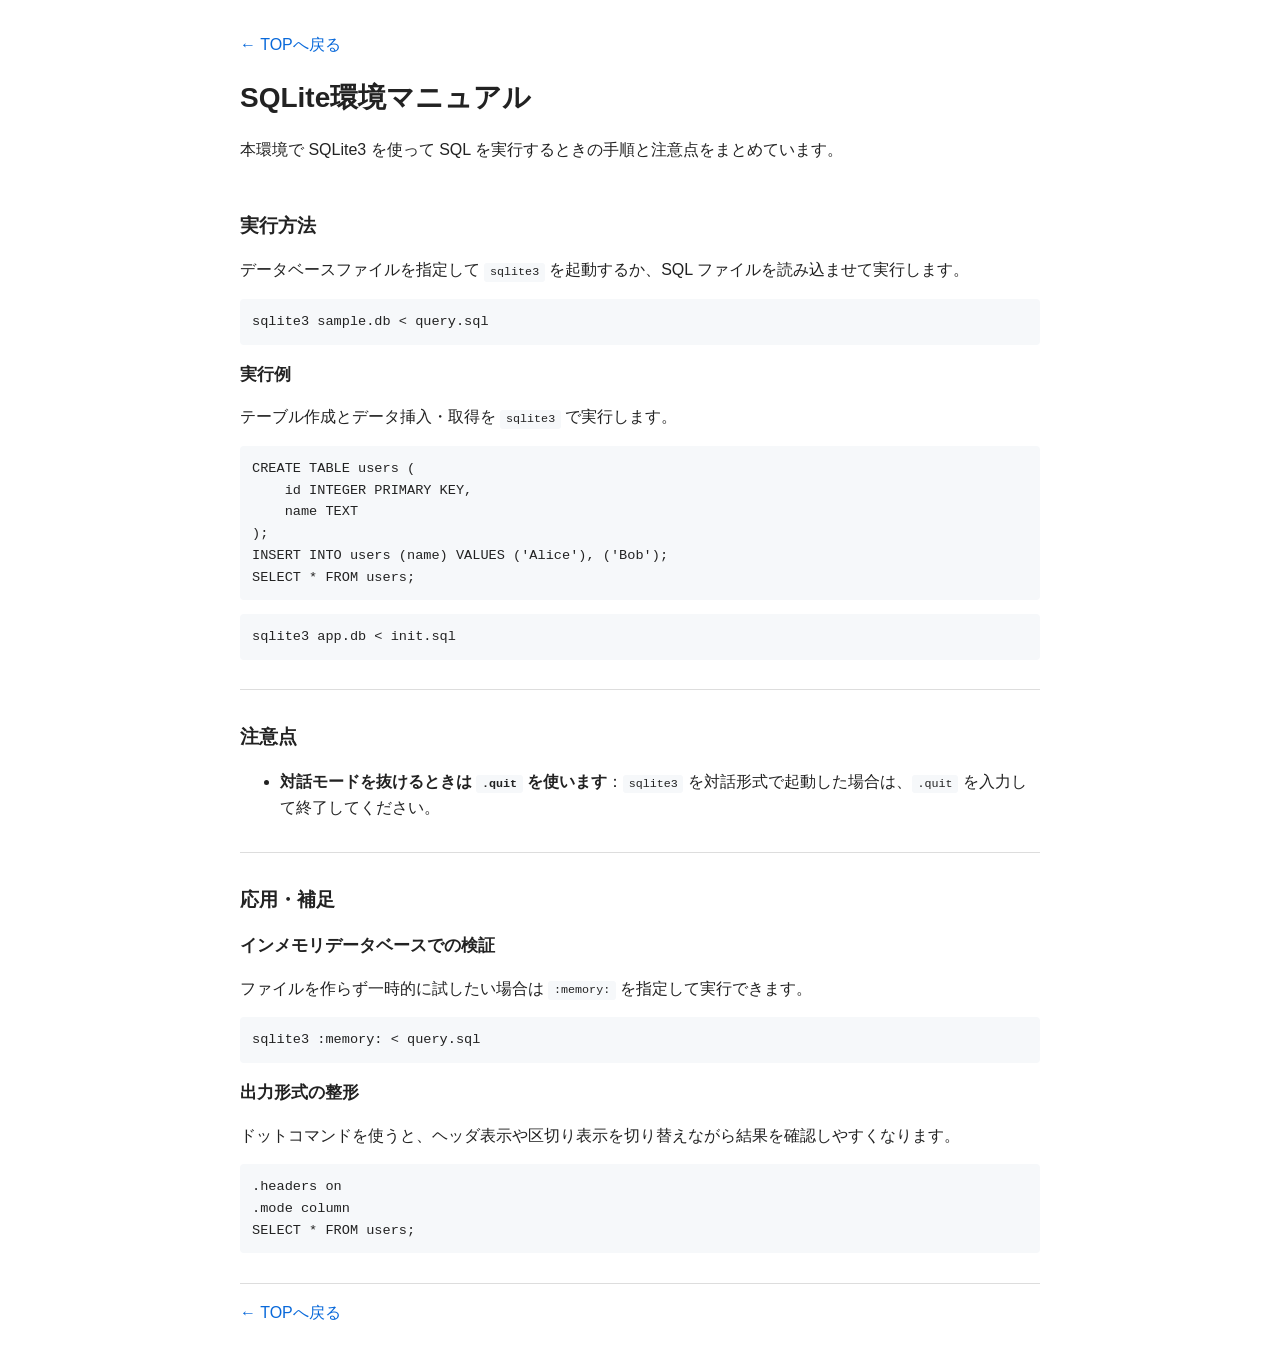
<file: html/manual/sqlite.html>
<!DOCTYPE html>
<html lang="ja">
	<head>
		<meta charset="UTF-8">
		<title>SQLite環境マニュアル | CHASEN</title>
		<link rel="stylesheet" href="../assets/css/documents.css">
		<link rel="icon" href="../assets/img/main.svg" type="image/svg+xml">
	</head>
	<body>
		<p><a href="../index.html">← TOPへ戻る</a></p>
		<h1>SQLite環境マニュアル</h1>
		<p>本環境で SQLite3 を使って SQL を実行するときの手順と注意点をまとめています。</p>

		<section>
			<h2>実行方法</h2>
			<p>データベースファイルを指定して <code>sqlite3</code> を起動するか、SQL ファイルを読み込ませて実行します。</p>
<pre>
sqlite3 sample.db &lt; query.sql
</pre>

			<h3>実行例</h3>
			<p>テーブル作成とデータ挿入・取得を <code>sqlite3</code> で実行します。</p>
<pre>
CREATE TABLE users (
    id INTEGER PRIMARY KEY,
    name TEXT
);
INSERT INTO users (name) VALUES ('Alice'), ('Bob');
SELECT * FROM users;
</pre>
<pre>
sqlite3 app.db &lt; init.sql
</pre>
		</section>

		<section>
			<h2>注意点</h2>
			<ul>
				<li><strong>対話モードを抜けるときは <code>.quit</code> を使います</strong>：<code>sqlite3</code> を対話形式で起動した場合は、<code>.quit</code> を入力して終了してください。</li>
			</ul>
		</section>

		<section>
			<h2>応用・補足</h2>

			<h3>インメモリデータベースでの検証</h3>
			<p>ファイルを作らず一時的に試したい場合は <code>:memory:</code> を指定して実行できます。</p>
<pre>
sqlite3 :memory: &lt; query.sql
</pre>

			<h3>出力形式の整形</h3>
			<p>ドットコマンドを使うと、ヘッダ表示や区切り表示を切り替えながら結果を確認しやすくなります。</p>
<pre>
.headers on
.mode column
SELECT * FROM users;
</pre>
		</section>

		<p><a href="../index.html">← TOPへ戻る</a></p>
	</body>
</html>
</file>
<file: html/assets/css/documents.css>
:root {
	--color-text: #222;
	--color-text-muted: #555;
	--color-accent: #0969da;
	--color-surface: #f6f8fa;
	--color-surface-hover: #eef2f6;
	--color-border: #ddd;
}

body {
	font-family: sans-serif;
	line-height: 1.6;
	color: var(--color-text);
	max-width: 800px;
	margin: 2rem auto;
	padding: 0 1rem;
}

h1 {
	font-size: 1.75rem;
	margin-bottom: 0.25rem;
}

.site-title {
	display: flex;
	flex-direction: column;
	align-items: center;
	justify-content: center;
	text-align: center;
	gap: 0.35rem;
}

.site-title img {
	display: block;
	flex-shrink: 0;
}

h2 {
	font-size: 1.2rem;
	margin-bottom: 0.25rem;
}

h3 {
	font-size: 1.05rem;
	margin-bottom: 0.25rem;
}

a {
	color: var(--color-accent);
	text-decoration: none;
}

a:hover {
	text-decoration: underline;
}

.lead {
	color: var(--color-text-muted);
	margin-top: 0;
	margin-bottom: 1.5rem;
}

.lead-center {
	color: var(--color-text-muted);
	text-align: center;
	margin-top: 0;
	margin-bottom: 1.5rem;
}

.lang-list {
	list-style: none;
	padding: 0;
	margin: 1.5rem 0;
	display: grid;
	gap: 0.75rem;
}

.lang-list a {
	display: block;
	padding: 1rem 1.25rem;
	border: 1px solid var(--color-border);
	border-radius: 6px;
	background: var(--color-surface);
	color: var(--color-text);
	font-weight: bold;
	transition: background-color 0.15s, border-color 0.15s;
}

.lang-list a:hover {
	background: var(--color-surface-hover);
	border-color: var(--color-accent);
	text-decoration: none;
}

.lang-desc {
	display: block;
	font-size: 0.85rem;
	font-weight: normal;
	color: var(--color-text-muted);
	margin-top: 0.2rem;
}

section {
	border-bottom: 1px solid var(--color-border);
	padding: 1rem 0;
}

.meta {
	color: var(--color-text-muted);
	font-size: 0.9rem;
	margin-bottom: 0.5rem;
}

pre {
	background: var(--color-surface);
	padding: 0.75rem;
	border-radius: 4px;
	overflow-x: auto;
	font-size: 0.85rem;
}

code {
	background: var(--color-surface);
	padding: 0.15rem 0.35rem;
	border-radius: 3px;
	font-size: 0.9em;
}

footer {
	margin-top: 2.5rem;
	padding-top: 1rem;
	border-top: 1px solid var(--color-border);
	font-size: 0.9rem;
	color: var(--color-text-muted);
}

.footer-row {
	display: flex;
	flex-wrap: wrap;
	align-items: center;
	justify-content: space-between;
	gap: 0.75rem 1.25rem;
}

.footer-links {
	display: flex;
	flex-wrap: wrap;
	align-items: center;
	gap: 1.25rem;
}

.github-link {
	display: inline-flex;
	align-items: center;
	gap: 0.4rem;
	padding: 0.35rem 0.75rem;
	border: 1px solid var(--color-border);
	border-radius: 6px;
	background: var(--color-surface);
	color: var(--color-text);
	font-weight: bold;
	transition: background-color 0.15s, border-color 0.15s;
}

.github-link:hover {
	background: var(--color-surface-hover);
	border-color: var(--color-accent);
	text-decoration: none;
}
</file>
